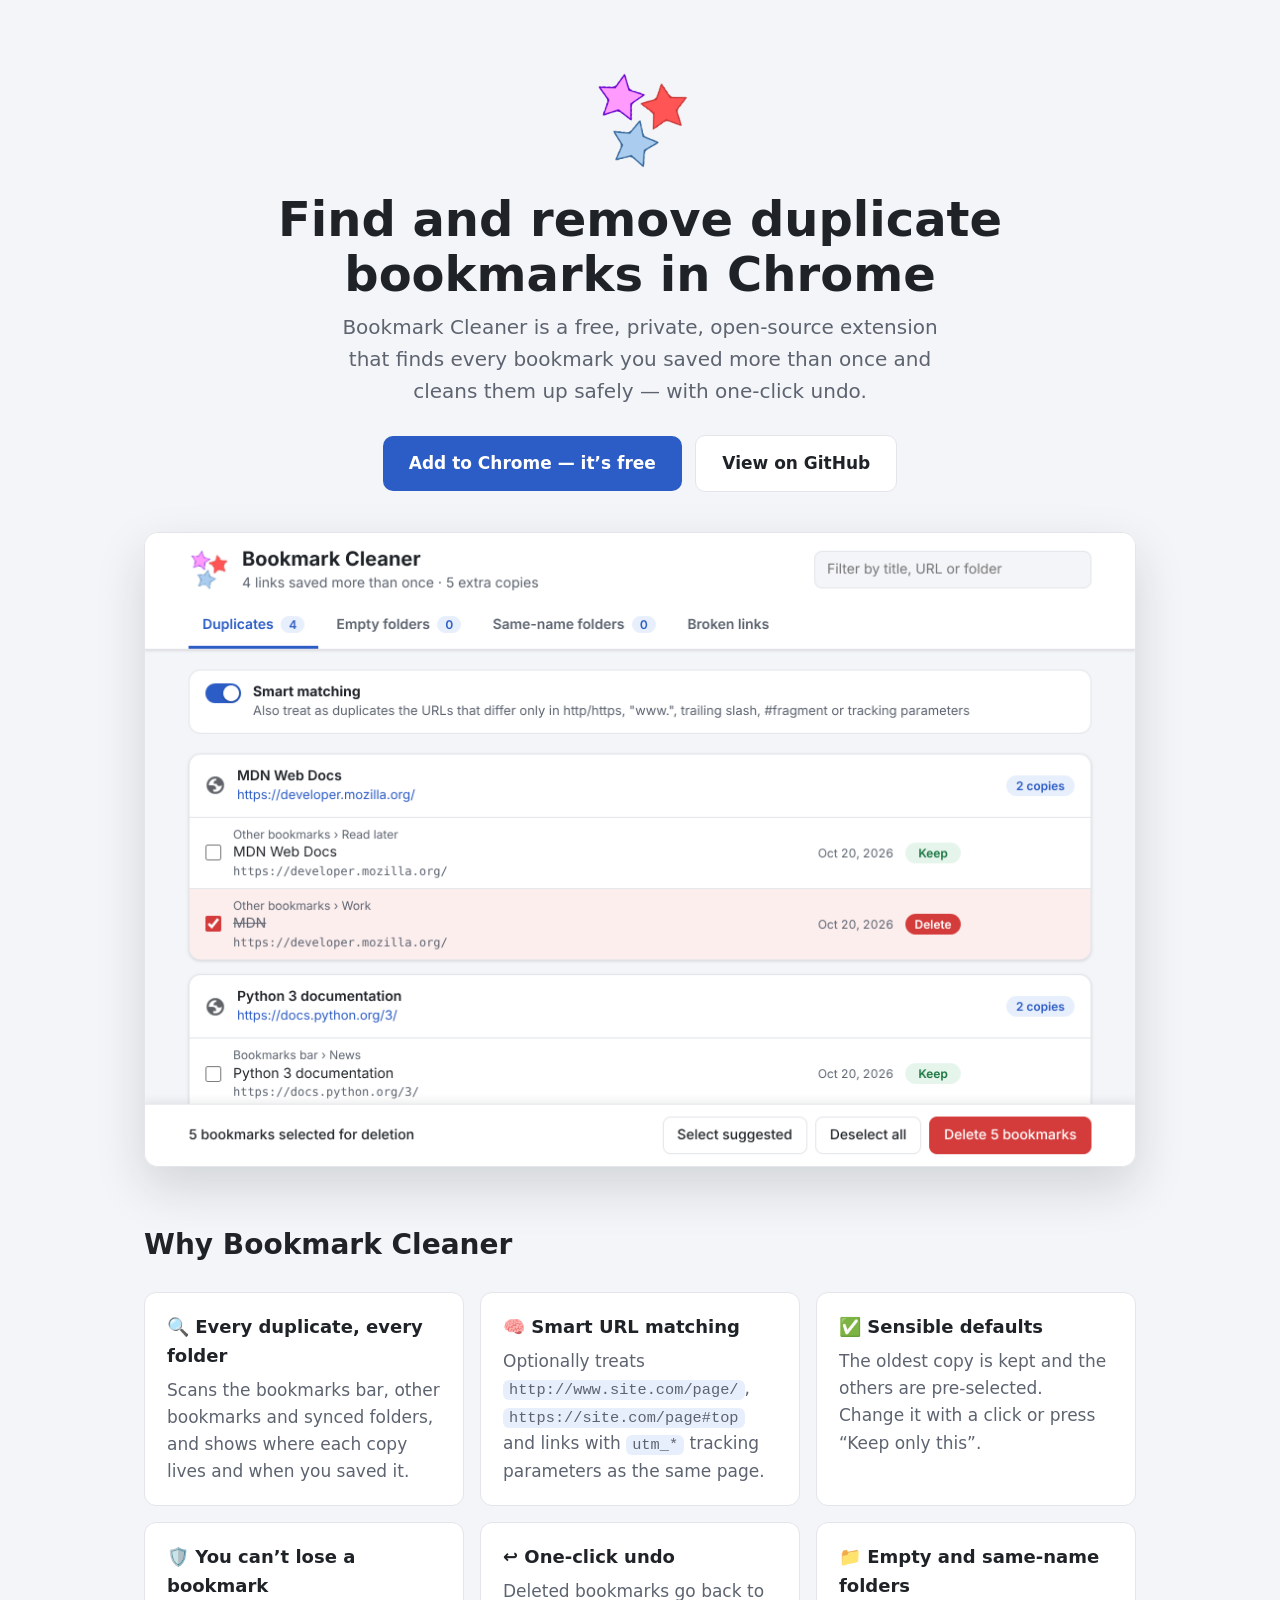
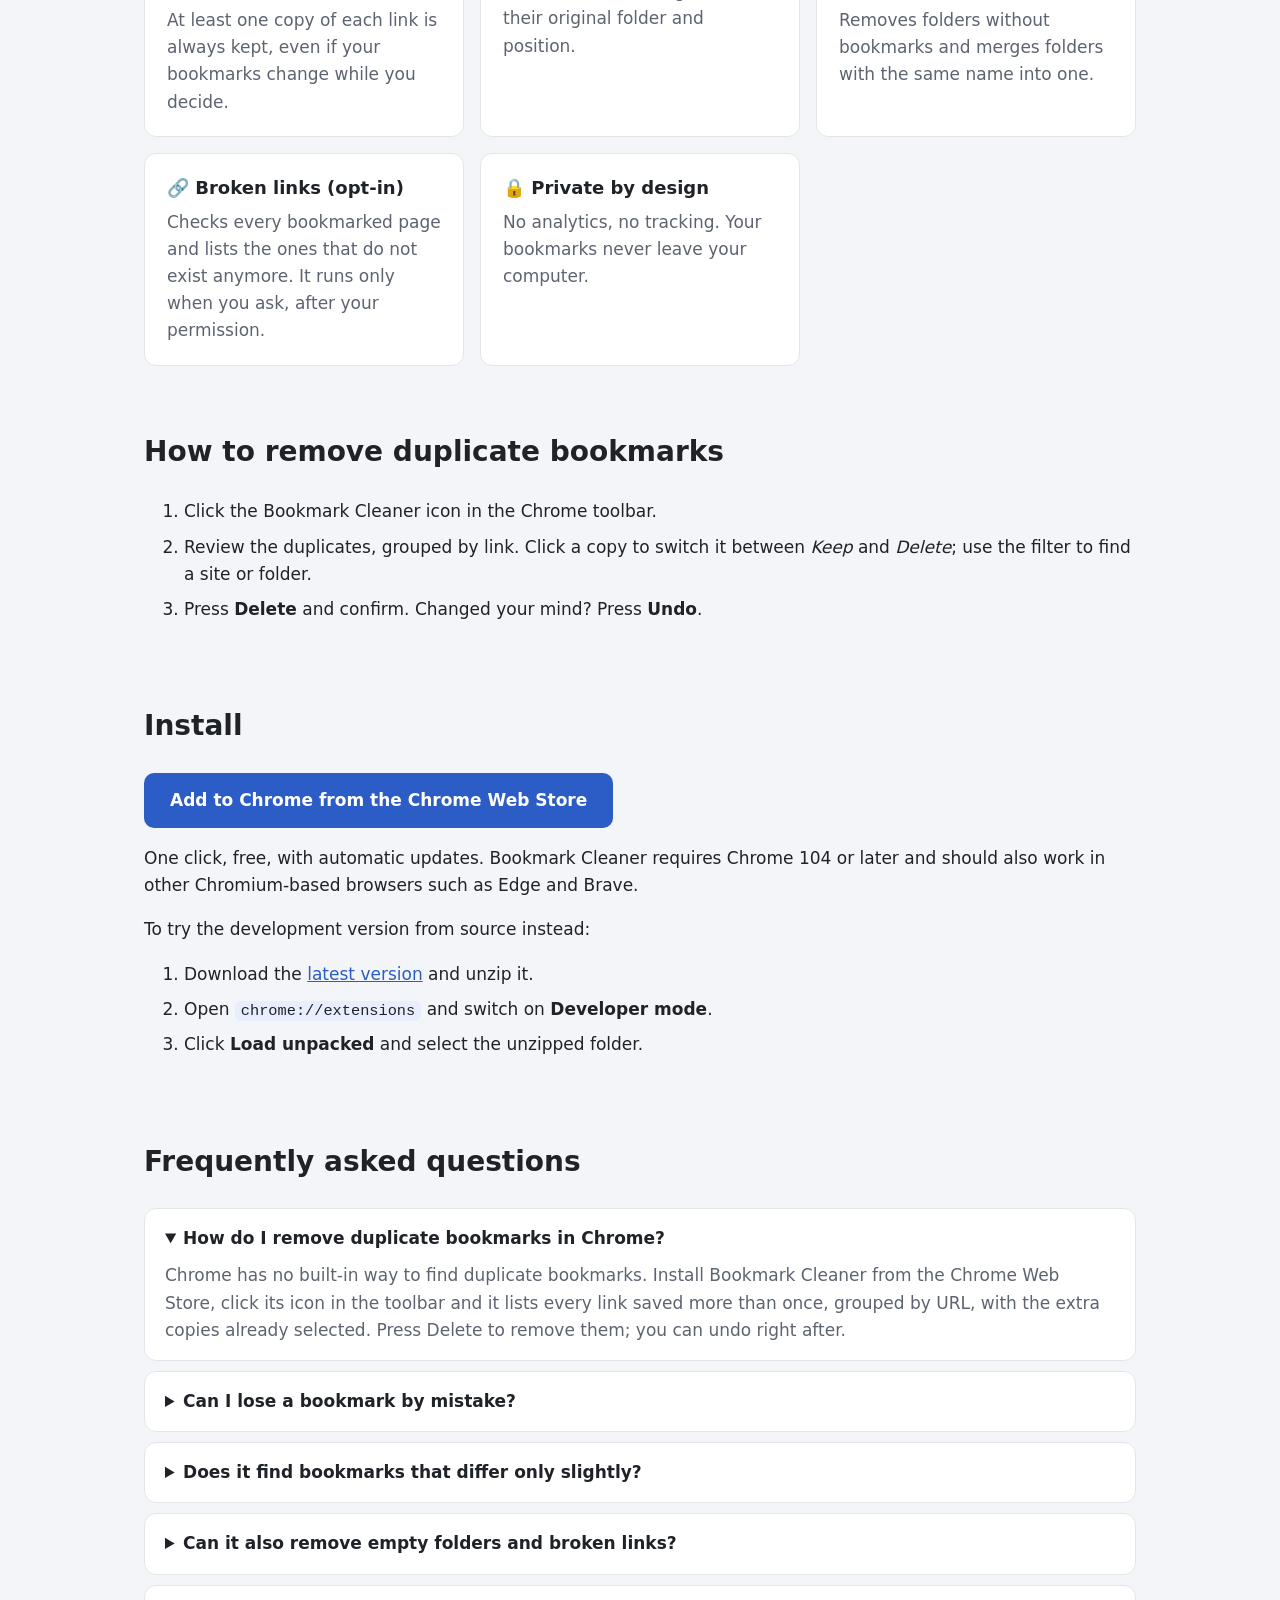
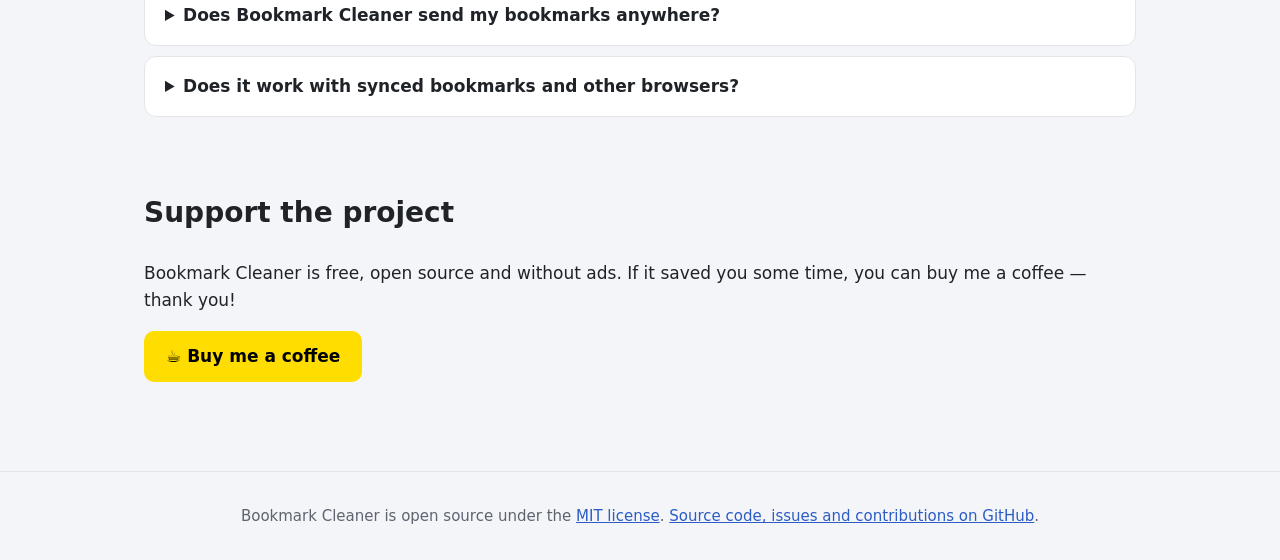
<file: docs/index.html>
<!doctype html>
<html lang="en">
<head>
  <meta charset="utf-8">
  <meta name="viewport" content="width=device-width, initial-scale=1">
  <title>Bookmark Cleaner – Find and remove duplicate bookmarks in Chrome</title>
  <meta name="description" content="Free, open-source Chrome extension that finds and removes duplicate bookmarks, empty folders and broken links. Smart URL matching, always keeps one copy, one-click undo. No tracking.">
  <link rel="canonical" href="https://wiso.github.io/chrome-duplicates/">
  <link rel="icon" href="icon48.png">
  <meta name="theme-color" content="#2c5cc5">

  <meta property="og:type" content="website">
  <meta property="og:title" content="Bookmark Cleaner – Find and remove duplicate bookmarks in Chrome">
  <meta property="og:description" content="Years of bookmarks, zero duplicates. A free, private Chrome extension to clean up duplicated bookmarks safely, with undo.">
  <meta property="og:url" content="https://wiso.github.io/chrome-duplicates/">
  <meta property="og:image" content="https://wiso.github.io/chrome-duplicates/social-preview.png">
  <meta property="og:image:width" content="1280">
  <meta property="og:image:height" content="640">
  <meta name="twitter:card" content="summary_large_image">

  <script type="application/ld+json">
  {
    "@context": "https://schema.org",
    "@type": "SoftwareApplication",
    "name": "Bookmark Cleaner",
    "alternateName": "Bookmark Cleaner – Remove Duplicate Bookmarks",
    "description": "Chrome extension that finds and removes duplicate bookmarks, empty folders and broken links, with smart URL matching and undo.",
    "applicationCategory": "BrowserApplication",
    "operatingSystem": "Google Chrome, Chromium-based browsers",
    "softwareVersion": "0.3.0",
    "url": "https://wiso.github.io/chrome-duplicates/",
    "downloadUrl": "https://chromewebstore.google.com/detail/bookmark-cleaner/apmbebpbnhlmonbpggbaljkinnfgpmki",
    "installUrl": "https://chromewebstore.google.com/detail/bookmark-cleaner/apmbebpbnhlmonbpggbaljkinnfgpmki",
    "sameAs": ["https://chromewebstore.google.com/detail/bookmark-cleaner/apmbebpbnhlmonbpggbaljkinnfgpmki", "https://github.com/wiso/chrome-duplicates"],
    "screenshot": "https://wiso.github.io/chrome-duplicates/screenshot.png",
    "license": "https://opensource.org/licenses/MIT",
    "author": { "@type": "Person", "name": "Ruggero Turra" },
    "offers": { "@type": "Offer", "price": "0", "priceCurrency": "USD" }
  }
  </script>
  <script type="application/ld+json">
  {
    "@context": "https://schema.org",
    "@type": "FAQPage",
    "mainEntity": [
      {
        "@type": "Question",
        "name": "How do I remove duplicate bookmarks in Chrome?",
        "acceptedAnswer": { "@type": "Answer", "text": "Chrome has no built-in way to find duplicate bookmarks. Install Bookmark Cleaner from the Chrome Web Store, click its icon in the toolbar and it lists every link saved more than once, grouped by URL, with the extra copies already selected. Press Delete to remove them; you can undo right after." }
      },
      {
        "@type": "Question",
        "name": "Can I lose a bookmark by mistake?",
        "acceptedAnswer": { "@type": "Answer", "text": "No. Bookmark Cleaner always keeps at least one copy of each link, asks for confirmation before deleting and offers an Undo button that puts the deleted bookmarks back in their original folder and position." }
      },
      {
        "@type": "Question",
        "name": "Does it find bookmarks that differ only slightly?",
        "acceptedAnswer": { "@type": "Answer", "text": "Yes. With smart matching on, links that differ only in http/https, www., a trailing slash, a #fragment or tracking parameters such as utm_source are treated as duplicates." }
      },
      {
        "@type": "Question",
        "name": "Can it also remove empty folders and broken links?",
        "acceptedAnswer": { "@type": "Answer", "text": "Yes. Besides duplicates, Bookmark Cleaner finds folders without bookmarks, merges folders with the same name in the same place, and, if you allow it, checks every bookmarked page to find the ones that do not exist anymore. Every change asks for confirmation and can be undone." }
      },
      {
        "@type": "Question",
        "name": "Does Bookmark Cleaner send my bookmarks anywhere?",
        "acceptedAnswer": { "@type": "Answer", "text": "No. It has no analytics and no tracking, and it never sends your bookmarks anywhere. It contacts the bookmarked websites only if you start the optional broken-link check, which asks for your permission first and only checks whether each page still exists." }
      },
      {
        "@type": "Question",
        "name": "Does it work with synced bookmarks and other browsers?",
        "acceptedAnswer": { "@type": "Answer", "text": "It works on all the bookmarks in your Chrome profile, including those synced from other devices. It requires Chrome 104 or later and should also work in other Chromium-based browsers such as Edge and Brave." }
      }
    ]
  }
  </script>

  <style>
    :root {
      --bg: #f4f5f8; --surface: #fff; --border: #e3e5ea; --text: #1f2328; --muted: #5d6470;
      --accent: #2c5cc5; --accent-soft: #e8effc; --danger: #d43b3b; color-scheme: light;
    }
    @media (prefers-color-scheme: dark) {
      :root { --bg: #16181d; --surface: #20232a; --border: #333842; --text: #e6e8ec; --muted: #a1a7b3;
              --accent: #7aa2f7; --accent-soft: #263049; color-scheme: dark; }
    }
    * { box-sizing: border-box; }
    body { margin: 0; background: var(--bg); color: var(--text);
           font: 17px/1.6 system-ui, -apple-system, "Segoe UI", Roboto, sans-serif; }
    a { color: var(--accent); }
    .wrap { max-width: 1040px; margin: 0 auto; padding: 0 24px; }
    header.hero { padding: 72px 0 40px; text-align: center; }
    .hero img { width: 96px; height: 96px; }
    h1 { margin: 16px 0 8px; font-size: clamp(32px, 5vw, 48px); line-height: 1.15; }
    .tagline { margin: 0 auto 28px; max-width: 640px; color: var(--muted); font-size: 20px; }
    .cta { display: inline-block; padding: 14px 26px; border-radius: 10px; background: var(--accent);
           color: var(--surface); font-weight: 600; text-decoration: none; }
    .cta.secondary { margin-left: 8px; background: var(--surface); color: var(--text); border: 1px solid var(--border); }
    .shot { display: block; width: 100%; height: auto; border: 1px solid var(--border); border-radius: 14px;
            box-shadow: 0 20px 50px rgba(16, 24, 40, 0.15); }
    section { padding: 56px 0 8px; }
    h2 { font-size: 28px; margin: 0 0 24px; }
    .grid { display: grid; grid-template-columns: repeat(auto-fit, minmax(280px, 1fr)); gap: 16px; }
    .card { padding: 20px 22px; background: var(--surface); border: 1px solid var(--border); border-radius: 12px; }
    .card h3 { margin: 0 0 6px; font-size: 18px; }
    .card p { margin: 0; color: var(--muted); }
    ol li { margin-bottom: 8px; }
    details { padding: 16px 20px; margin-bottom: 10px; background: var(--surface); border: 1px solid var(--border); border-radius: 12px; }
    summary { font-weight: 600; cursor: pointer; }
    details p { margin: 10px 0 0; color: var(--muted); }
    code { padding: 1px 6px; border-radius: 6px; background: var(--accent-soft); font-size: 0.9em; }
    .coffee { display: inline-block; padding: 12px 22px; border-radius: 10px; background: #FFDD00;
              color: #000; font-weight: 600; text-decoration: none; }
    .coffee:hover { background: #ffd000; }
    footer { margin-top: 64px; padding: 32px 0; border-top: 1px solid var(--border); color: var(--muted); text-align: center; font-size: 15px; }
  </style>
</head>
<body>
  <header class="hero">
    <div class="wrap">
      <img src="icon128.png" alt="Bookmark Cleaner logo" width="96" height="96">
      <h1>Find and remove duplicate bookmarks in Chrome</h1>
      <p class="tagline">Bookmark Cleaner is a free, private, open-source extension that finds every bookmark you saved more than once and cleans them up safely — with one-click undo.</p>
      <a class="cta" href="https://chromewebstore.google.com/detail/bookmark-cleaner/apmbebpbnhlmonbpggbaljkinnfgpmki">Add to Chrome — it’s free</a>
      <a class="cta secondary" href="https://github.com/wiso/chrome-duplicates">View on GitHub</a>
    </div>
  </header>

  <main class="wrap">
    <img class="shot" src="screenshot.png" width="2000" height="1280"
         alt="Bookmark Cleaner listing duplicate bookmarks grouped by link, each copy marked Keep or Delete">

    <section id="features">
      <h2>Why Bookmark Cleaner</h2>
      <div class="grid">
        <div class="card"><h3>🔍 Every duplicate, every folder</h3><p>Scans the bookmarks bar, other bookmarks and synced folders, and shows where each copy lives and when you saved it.</p></div>
        <div class="card"><h3>🧠 Smart URL matching</h3><p>Optionally treats <code>http://www.site.com/page/</code>, <code>https://site.com/page#top</code> and links with <code>utm_*</code> tracking parameters as the same page.</p></div>
        <div class="card"><h3>✅ Sensible defaults</h3><p>The oldest copy is kept and the others are pre-selected. Change it with a click or press “Keep only this”.</p></div>
        <div class="card"><h3>🛡️ You can’t lose a bookmark</h3><p>At least one copy of each link is always kept, even if your bookmarks change while you decide.</p></div>
        <div class="card"><h3>↩️ One-click undo</h3><p>Deleted bookmarks go back to their original folder and position.</p></div>
        <div class="card"><h3>📁 Empty and same-name folders</h3><p>Removes folders without bookmarks and merges folders with the same name into one.</p></div>
        <div class="card"><h3>🔗 Broken links (opt-in)</h3><p>Checks every bookmarked page and lists the ones that do not exist anymore. It runs only when you ask, after your permission.</p></div>
        <div class="card"><h3>🔒 Private by design</h3><p>No analytics, no tracking. Your bookmarks never leave your computer.</p></div>
      </div>
    </section>

    <section id="how">
      <h2>How to remove duplicate bookmarks</h2>
      <ol>
        <li>Click the Bookmark Cleaner icon in the Chrome toolbar.</li>
        <li>Review the duplicates, grouped by link. Click a copy to switch it between <em>Keep</em> and <em>Delete</em>; use the filter to find a site or folder.</li>
        <li>Press <strong>Delete</strong> and confirm. Changed your mind? Press <strong>Undo</strong>.</li>
      </ol>
    </section>

    <section id="install">
      <h2>Install</h2>
      <p><a class="cta" href="https://chromewebstore.google.com/detail/bookmark-cleaner/apmbebpbnhlmonbpggbaljkinnfgpmki">Add to Chrome from the Chrome Web Store</a></p>
      <p>One click, free, with automatic updates. Bookmark Cleaner requires Chrome 104 or later and should also work in other Chromium-based browsers such as Edge and Brave.</p>
      <p>To try the development version from source instead:</p>
      <ol>
        <li>Download the <a href="https://github.com/wiso/chrome-duplicates/archive/refs/heads/master.zip">latest version</a> and unzip it.</li>
        <li>Open <code>chrome://extensions</code> and switch on <strong>Developer mode</strong>.</li>
        <li>Click <strong>Load unpacked</strong> and select the unzipped folder.</li>
      </ol>
    </section>

    <section id="faq">
      <h2>Frequently asked questions</h2>
      <details open><summary>How do I remove duplicate bookmarks in Chrome?</summary>
        <p>Chrome has no built-in way to find duplicate bookmarks. Install Bookmark Cleaner from the Chrome Web Store, click its icon in the toolbar and it lists every link saved more than once, grouped by URL, with the extra copies already selected. Press Delete to remove them; you can undo right after.</p></details>
      <details><summary>Can I lose a bookmark by mistake?</summary>
        <p>No. Bookmark Cleaner always keeps at least one copy of each link, asks for confirmation before deleting and offers an Undo button that puts the deleted bookmarks back in their original folder and position.</p></details>
      <details><summary>Does it find bookmarks that differ only slightly?</summary>
        <p>Yes. With smart matching on, links that differ only in http/https, www., a trailing slash, a #fragment or tracking parameters such as utm_source are treated as duplicates.</p></details>
      <details><summary>Can it also remove empty folders and broken links?</summary>
        <p>Yes. Besides duplicates, Bookmark Cleaner finds folders without bookmarks, merges folders with the same name in the same place, and, if you allow it, checks every bookmarked page to find the ones that do not exist anymore. Every change asks for confirmation and can be undone.</p></details>
      <details><summary>Does Bookmark Cleaner send my bookmarks anywhere?</summary>
        <p>No. It has no analytics and no tracking, and it never sends your bookmarks anywhere. It contacts the bookmarked websites only if you start the optional broken-link check, which asks for your permission first and only checks whether each page still exists.</p></details>
      <details><summary>Does it work with synced bookmarks and other browsers?</summary>
        <p>It works on all the bookmarks in your Chrome profile, including those synced from other devices. It requires Chrome 104 or later and should also work in other Chromium-based browsers such as Edge and Brave.</p></details>
    </section>
    <section id="support">
      <h2>Support the project</h2>
      <p>Bookmark Cleaner is free, open source and without ads. If it saved you some time, you can buy me a coffee — thank you!</p>
      <p><a class="coffee" href="https://www.buymeacoffee.com/giurrero">☕ Buy me a coffee</a></p>
    </section>
  </main>

  <footer>
    <div class="wrap">
      Bookmark Cleaner is open source under the <a href="https://github.com/wiso/chrome-duplicates/blob/master/LICENSE">MIT license</a>. <a href="https://github.com/wiso/chrome-duplicates">Source code, issues and contributions on GitHub</a>.
    </div>
  </footer>
</body>
</html>
</file>
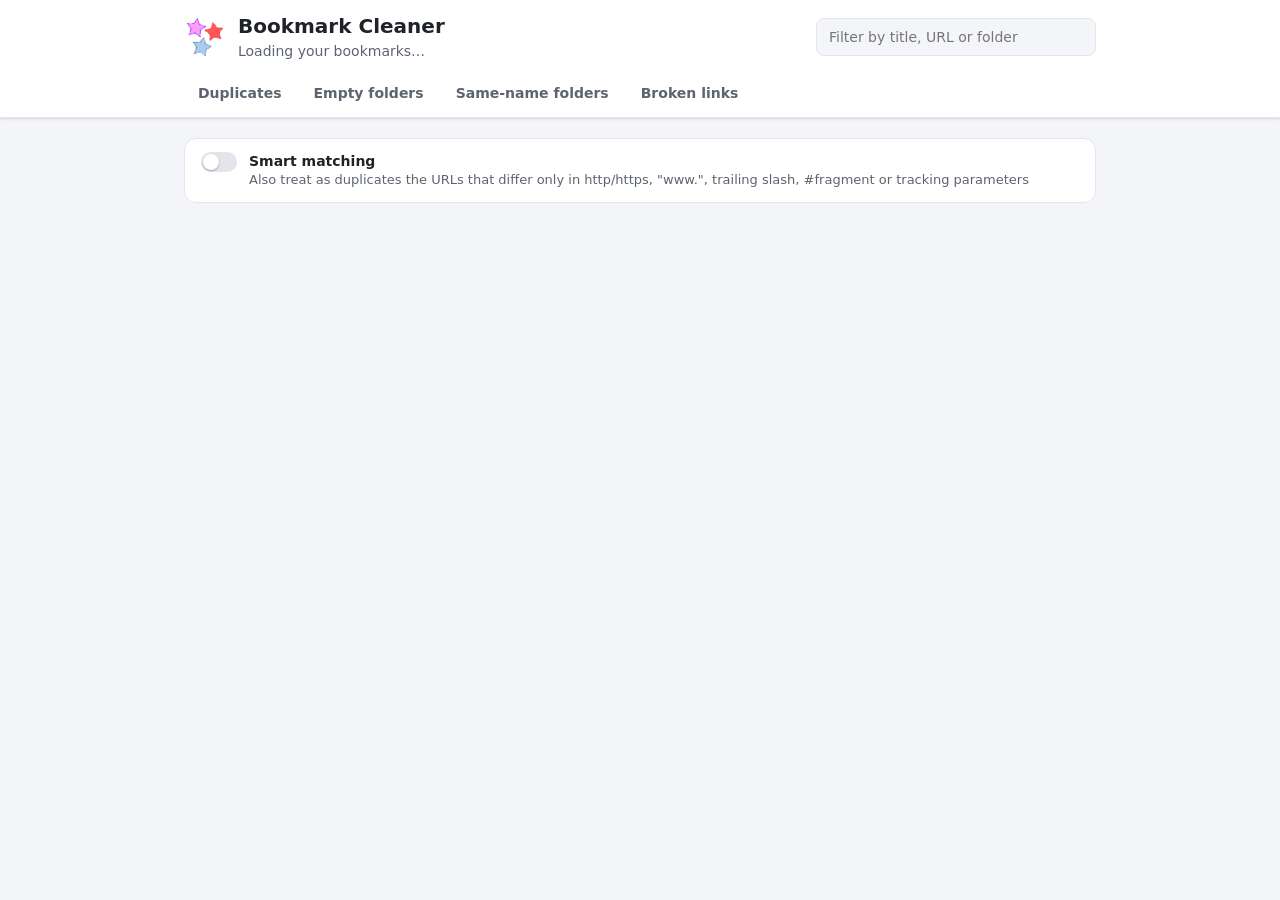
<file: main.html>
<!doctype html>
<html lang="en">
<head>
  <meta charset="utf-8">
  <meta name="viewport" content="width=device-width, initial-scale=1">
  <title>Bookmark Cleaner</title>
  <link rel="icon" href="icon48.png">
  <link rel="stylesheet" href="style.css">
  <script src="duplicates.js"></script>
  <script src="folders.js"></script>
  <script src="links.js"></script>
  <script src="main.js"></script>
  <script src="tab-duplicates.js"></script>
  <script src="tab-folders.js"></script>
  <script src="tab-links.js"></script>
</head>
<body>
  <header class="topbar">
    <div class="topbar-inner">
      <img src="icon48.png" alt="" class="logo">
      <div class="heading">
        <h1>Bookmark Cleaner</h1>
        <p id="summary" class="summary">Loading your bookmarks…</p>
      </div>
      <input type="search" id="filter" placeholder="Filter by title, URL or folder" aria-label="Filter the list">
    </div>
    <nav class="tabs" role="tablist" aria-label="Cleanup tools">
      <button role="tab" id="tab-duplicates" aria-controls="bookmarks">Duplicates <span class="count"></span></button>
      <button role="tab" id="tab-empty" aria-controls="bookmarks">Empty folders <span class="count"></span></button>
      <button role="tab" id="tab-samename" aria-controls="bookmarks">Same-name folders <span class="count"></span></button>
      <button role="tab" id="tab-links" aria-controls="bookmarks">Broken links <span class="count"></span></button>
    </nav>
  </header>

  <main>
    <label class="switch" id="smart">
      <input type="checkbox" id="normalize" role="switch">
      <span class="switch-track" aria-hidden="true"></span>
      <span class="switch-text">
        <strong>Smart matching</strong>
        <span class="hint">Also treat as duplicates the URLs that differ only in http/https, "www.", trailing slash, #fragment or tracking parameters</span>
      </span>
    </label>

    <div id="bookmarks" role="tabpanel"></div>
  </main>

  <footer class="actionbar" id="actionbar" hidden>
    <div class="actionbar-inner">
      <span id="selection" class="selection"></span>
      <span class="spacer"></span>
      <span id="actions" class="actions"></span>
    </div>
  </footer>

  <div id="toast" class="toast" role="status" hidden>
    <span id="toast-message"></span>
    <button id="toast-undo" class="button link" hidden>Undo</button>
    <button id="toast-close" class="icon-button" aria-label="Close">&times;</button>
  </div>

  <dialog id="confirm" aria-labelledby="confirm-title">
    <form method="dialog">
      <h2 id="confirm-title"></h2>
      <p id="confirm-text"></p>
      <div class="dialog-buttons">
        <button value="cancel" class="button" autofocus>Cancel</button>
        <button value="ok" class="button danger" id="confirm-ok">Delete</button>
      </div>
    </form>
  </dialog>
</body>
</html>
</file>
<file: style.css>
:root {
    --bg: #f4f5f8;
    --surface: #ffffff;
    --surface-hover: #f8f9fb;
    --border: #e3e5ea;
    --text: #1f2328;
    --muted: #5d6470;
    --accent: #2c5cc5;
    --accent-soft: #e8effc;
    --danger: #d43b3b;
    --danger-strong: #d43b3b;
    --danger-hover: #b92f2f;
    --danger-soft: #fdeeee;
    --keep: #17733e;
    --keep-soft: #e6f5ec;
    --shadow: 0 1px 2px rgba(16, 24, 40, 0.06), 0 1px 3px rgba(16, 24, 40, 0.08);
    color-scheme: light;
}

@media (prefers-color-scheme: dark) {
    :root {
        --bg: #16181d;
        --surface: #20232a;
        --surface-hover: #262a32;
        --border: #333842;
        --text: #e6e8ec;
        --muted: #a1a7b3;
        --accent: #7aa2f7;
        --accent-soft: #263049;
        --danger: #f06a6a;
        /* background of white text */
        --danger-strong: #c43c3c;
        --danger-hover: #b03535;
        --danger-soft: #3a2326;
        --keep: #5fcf8f;
        --keep-soft: #1f3529;
        --shadow: 0 1px 3px rgba(0, 0, 0, 0.4);
        color-scheme: dark;
    }
}

* {
    box-sizing: border-box;
}

/* hidden must win over the display of the components */
[hidden] {
    display: none !important;
}

body {
    margin: 0;
    background: var(--bg);
    color: var(--text);
    font: 14px/1.45 system-ui, -apple-system, "Segoe UI", Roboto, sans-serif;
}

a {
    color: var(--accent);
}

/* header */

.topbar {
    position: sticky;
    top: 0;
    z-index: 10;
    background: var(--surface);
    border-bottom: 1px solid var(--border);
    box-shadow: var(--shadow);
}

.topbar-inner,
main,
.actionbar-inner {
    max-width: 960px;
    margin: 0 auto;
    padding-left: 24px;
    padding-right: 24px;
}

.topbar-inner {
    display: flex;
    align-items: center;
    gap: 14px;
    padding-top: 12px;
    padding-bottom: 12px;
}

.logo {
    width: 40px;
    height: 40px;
}

.heading {
    flex: 1;
    min-width: 0;
}

h1 {
    margin: 0;
    font-size: 20px;
    font-weight: 650;
}

.summary {
    margin: 0;
    color: var(--muted);
}

input[type=search] {
    width: 280px;
    padding: 8px 12px;
    border: 1px solid var(--border);
    border-radius: 8px;
    background: var(--bg);
    color: var(--text);
    font: inherit;
}

input[type=search]:focus {
    outline: 2px solid var(--accent);
    outline-offset: -1px;
    background: var(--surface);
}

main {
    padding-top: 20px;
    /* room for the action bar */
    padding-bottom: 110px;
}

/* tabs */

.tabs {
    display: flex;
    gap: 4px;
    max-width: 960px;
    margin: 0 auto;
    padding: 0 24px;
    overflow-x: auto;
}

.tabs button {
    padding: 10px 14px;
    border: none;
    border-bottom: 3px solid transparent;
    background: none;
    color: var(--muted);
    font: inherit;
    font-weight: 600;
    white-space: nowrap;
    cursor: pointer;
}

.tabs button:hover {
    color: var(--text);
}

.tabs button[aria-selected=true] {
    border-bottom-color: var(--accent);
    color: var(--accent);
}

.tabs button:focus-visible {
    outline: 2px solid var(--accent);
    outline-offset: -2px;
}

.tabs .count:not(:empty) {
    margin-left: 4px;
    padding: 1px 8px;
    border-radius: 999px;
    background: var(--accent-soft);
    color: var(--accent);
    font-size: 12px;
}

/* smart matching switch */

.switch {
    display: flex;
    align-items: flex-start;
    gap: 12px;
    margin-bottom: 20px;
    padding: 12px 16px;
    background: var(--surface);
    border: 1px solid var(--border);
    border-radius: 12px;
    cursor: pointer;
}

.switch input {
    position: absolute;
    opacity: 0;
}

.switch-track {
    flex: none;
    position: relative;
    width: 36px;
    height: 20px;
    margin-top: 1px;
    border-radius: 10px;
    background: var(--border);
    transition: background 0.15s;
}

.switch-track::after {
    content: "";
    position: absolute;
    top: 2px;
    left: 2px;
    width: 16px;
    height: 16px;
    border-radius: 50%;
    background: #fff;
    box-shadow: 0 1px 2px rgba(0, 0, 0, 0.3);
    transition: transform 0.15s;
}

.switch input:checked + .switch-track {
    background: var(--accent);
}

.switch input:checked + .switch-track::after {
    transform: translateX(16px);
}

.switch input:focus-visible + .switch-track {
    outline: 2px solid var(--accent);
    outline-offset: 2px;
}

.switch-text {
    display: flex;
    flex-direction: column;
}

.hint {
    color: var(--muted);
    font-size: 13px;
}

/* groups of duplicates */

.group {
    margin-bottom: 14px;
    background: var(--surface);
    border: 1px solid var(--border);
    border-radius: 12px;
    box-shadow: var(--shadow);
    overflow: hidden;
}

.group-header {
    display: flex;
    align-items: center;
    gap: 12px;
    padding: 12px 16px;
    border-bottom: 1px solid var(--border);
}

.favicon {
    flex: none;
    width: 20px;
    height: 20px;
}

.group-heading {
    flex: 1;
    min-width: 0;
}

.group-title,
.group-url,
.copy-title,
.variant,
.path {
    display: block;
    overflow: hidden;
    white-space: nowrap;
    text-overflow: ellipsis;
}

.group-title {
    font-weight: 600;
}

.group-url {
    font-size: 13px;
    text-decoration: none;
}

.group-url:hover {
    text-decoration: underline;
}

.badge {
    flex: none;
    padding: 2px 10px;
    border-radius: 999px;
    background: var(--accent-soft);
    color: var(--accent);
    font-size: 12px;
    font-weight: 600;
}

.copies {
    margin: 0;
    padding: 0;
    list-style: none;
}

.copy {
    display: flex;
    align-items: center;
    gap: 12px;
    padding: 8px 16px;
    transition: background 0.15s;
}

.copy + .copy {
    border-top: 1px solid var(--border);
}

.copy:hover {
    background: var(--surface-hover);
}

.copy input[type=checkbox] {
    flex: none;
    width: 16px;
    height: 16px;
    margin: 0;
    accent-color: var(--danger);
    cursor: pointer;
}

.copy-text {
    flex: 1;
    min-width: 0;
    cursor: pointer;
}

.path {
    color: var(--muted);
    font-size: 12px;
}

.variant {
    color: var(--muted);
    font-size: 12px;
    font-family: ui-monospace, SFMono-Regular, Menlo, monospace;
}

.copy.deleting .copy-title {
    color: var(--muted);
    text-decoration: line-through;
}

.copy.deleting {
    background: var(--danger-soft);
}

.date {
    flex: none;
    color: var(--muted);
    font-size: 12px;
    font-variant-numeric: tabular-nums;
}

.tag {
    flex: none;
    width: 56px;
    padding: 2px 0;
    border-radius: 999px;
    background: var(--keep-soft);
    color: var(--keep);
    font-size: 12px;
    font-weight: 600;
    text-align: center;
}

.copy.deleting .tag {
    background: var(--danger-strong);
    color: #fff;
}

/* shown on hover, always available to the keyboard */
.keep-only {
    flex: none;
    opacity: 0;
}

.copy:hover .keep-only,
.keep-only:focus-visible {
    opacity: 1;
}

@media (hover: none) {
    .keep-only {
        opacity: 1;
    }
}

.keep-only.useless {
    visibility: hidden;
}

.group-subtitle {
    color: var(--muted);
    font-size: 13px;
}

.folder-icon {
    flex: none;
    width: 20px;
    font-size: 18px;
    line-height: 1;
    text-align: center;
}

.group-header input[type=checkbox] {
    flex: none;
    width: 16px;
    height: 16px;
    margin: 0;
    accent-color: var(--accent);
    cursor: pointer;
}

.group-header label {
    cursor: pointer;
}

.group.merging .copy.merged {
    background: var(--accent-soft);
}

.copy.merged .tag {
    width: auto;
    padding: 2px 10px;
    background: var(--accent-soft);
    color: var(--accent);
}

.status {
    flex: none;
    color: var(--muted);
    font-size: 12px;
    font-variant-numeric: tabular-nums;
}

a.variant {
    color: var(--muted);
    text-decoration: none;
}

a.variant:hover {
    text-decoration: underline;
}

/* broken links intro and progress */

.intro {
    padding: 24px 28px;
    background: var(--surface);
    border: 1px solid var(--border);
    border-radius: 12px;
    box-shadow: var(--shadow);
}

.intro h2 {
    margin: 0 0 8px;
    font-size: 18px;
}

.intro p {
    margin: 0 0 12px;
}

.intro p:last-child {
    margin-bottom: 0;
}

.intro .hint {
    max-width: 640px;
}

progress {
    width: 100%;
    height: 10px;
    margin: 8px 0;
    accent-color: var(--accent);
}

.toolbar {
    display: flex;
    align-items: center;
    gap: 8px;
    margin: 0 0 14px;
}

.toolbar .hint {
    flex: 1;
}

/* buttons */

.button {
    padding: 8px 14px;
    border: 1px solid var(--border);
    border-radius: 8px;
    background: var(--surface);
    color: var(--text);
    font: inherit;
    font-weight: 500;
    cursor: pointer;
}

.button:hover {
    background: var(--surface-hover);
}

.button:focus-visible,
.icon-button:focus-visible,
.group-url:focus-visible {
    outline: 2px solid var(--accent);
    outline-offset: 2px;
}

.button.small {
    padding: 3px 10px;
    font-size: 12px;
}

.button.primary {
    border-color: var(--accent);
    background: var(--accent);
    color: var(--surface);
}

.button.link-button {
    border-color: transparent;
    background: none;
    color: var(--accent);
}

.actions {
    display: flex;
    flex-wrap: wrap;
    gap: 8px;
}

.button.danger {
    border-color: var(--danger-strong);
    background: var(--danger-strong);
    color: #fff;
}

.button.danger:hover {
    border-color: var(--danger-hover);
    background: var(--danger-hover);
}

.button:disabled {
    opacity: 0.45;
    cursor: default;
}

.button.link {
    border: none;
    background: none;
    color: #9cc0ff;
    font-weight: 600;
}

.icon-button {
    border: none;
    background: none;
    color: inherit;
    font-size: 20px;
    line-height: 1;
    cursor: pointer;
    opacity: 0.7;
}

/* action bar */

.actionbar {
    position: fixed;
    left: 0;
    right: 0;
    bottom: 0;
    z-index: 10;
    background: var(--surface);
    border-top: 1px solid var(--border);
    box-shadow: 0 -2px 8px rgba(16, 24, 40, 0.08);
}

.actionbar-inner {
    display: flex;
    align-items: center;
    gap: 8px;
    padding-top: 12px;
    padding-bottom: 12px;
}

.selection {
    font-weight: 500;
}

.spacer {
    flex: 1;
}

/* toast */

.toast {
    position: fixed;
    left: 50%;
    bottom: 84px;
    z-index: 20;
    display: flex;
    align-items: center;
    gap: 8px;
    max-width: calc(100% - 32px);
    padding: 10px 10px 10px 16px;
    border-radius: 10px;
    background: #2b2f36;
    color: #fff;
    box-shadow: 0 6px 20px rgba(0, 0, 0, 0.25);
    transform: translateX(-50%);
    animation: toast-in 0.2s ease-out;
}

.toast[hidden] {
    display: none;
}

@keyframes toast-in {
    from {
        opacity: 0;
        transform: translate(-50%, 8px);
    }
}

/* confirmation dialog */

dialog {
    width: min(420px, calc(100% - 32px));
    padding: 24px;
    border: none;
    border-radius: 14px;
    background: var(--surface);
    color: var(--text);
    box-shadow: 0 20px 50px rgba(0, 0, 0, 0.3);
}

dialog::backdrop {
    background: rgba(15, 18, 25, 0.45);
}

dialog h2 {
    margin: 0 0 8px;
    font-size: 18px;
}

dialog p {
    margin: 0 0 20px;
    color: var(--muted);
}

.dialog-buttons {
    display: flex;
    justify-content: flex-end;
    gap: 8px;
}

/* empty states */

.empty {
    padding: 48px 16px;
    text-align: center;
}

.empty h2 {
    margin: 16px 0 4px;
    font-size: 20px;
}

.empty p {
    margin: 0;
    color: var(--muted);
}

.empty .support {
    margin-top: 20px;
    font-size: 13px;
}

/* small windows */

@media (max-width: 640px) {
    .topbar-inner {
        flex-wrap: wrap;
    }

    input[type=search] {
        width: 100%;
    }

    .topbar-inner,
    main,
    .actionbar-inner {
        padding-left: 12px;
        padding-right: 12px;
    }

    .date,
    .status,
    .actions .button:first-child {
        display: none;
    }

    .tabs {
        padding-left: 12px;
        padding-right: 12px;
    }

    .actionbar-inner {
        flex-wrap: wrap;
    }

    .toast {
        bottom: 128px;
    }
}
</file>
